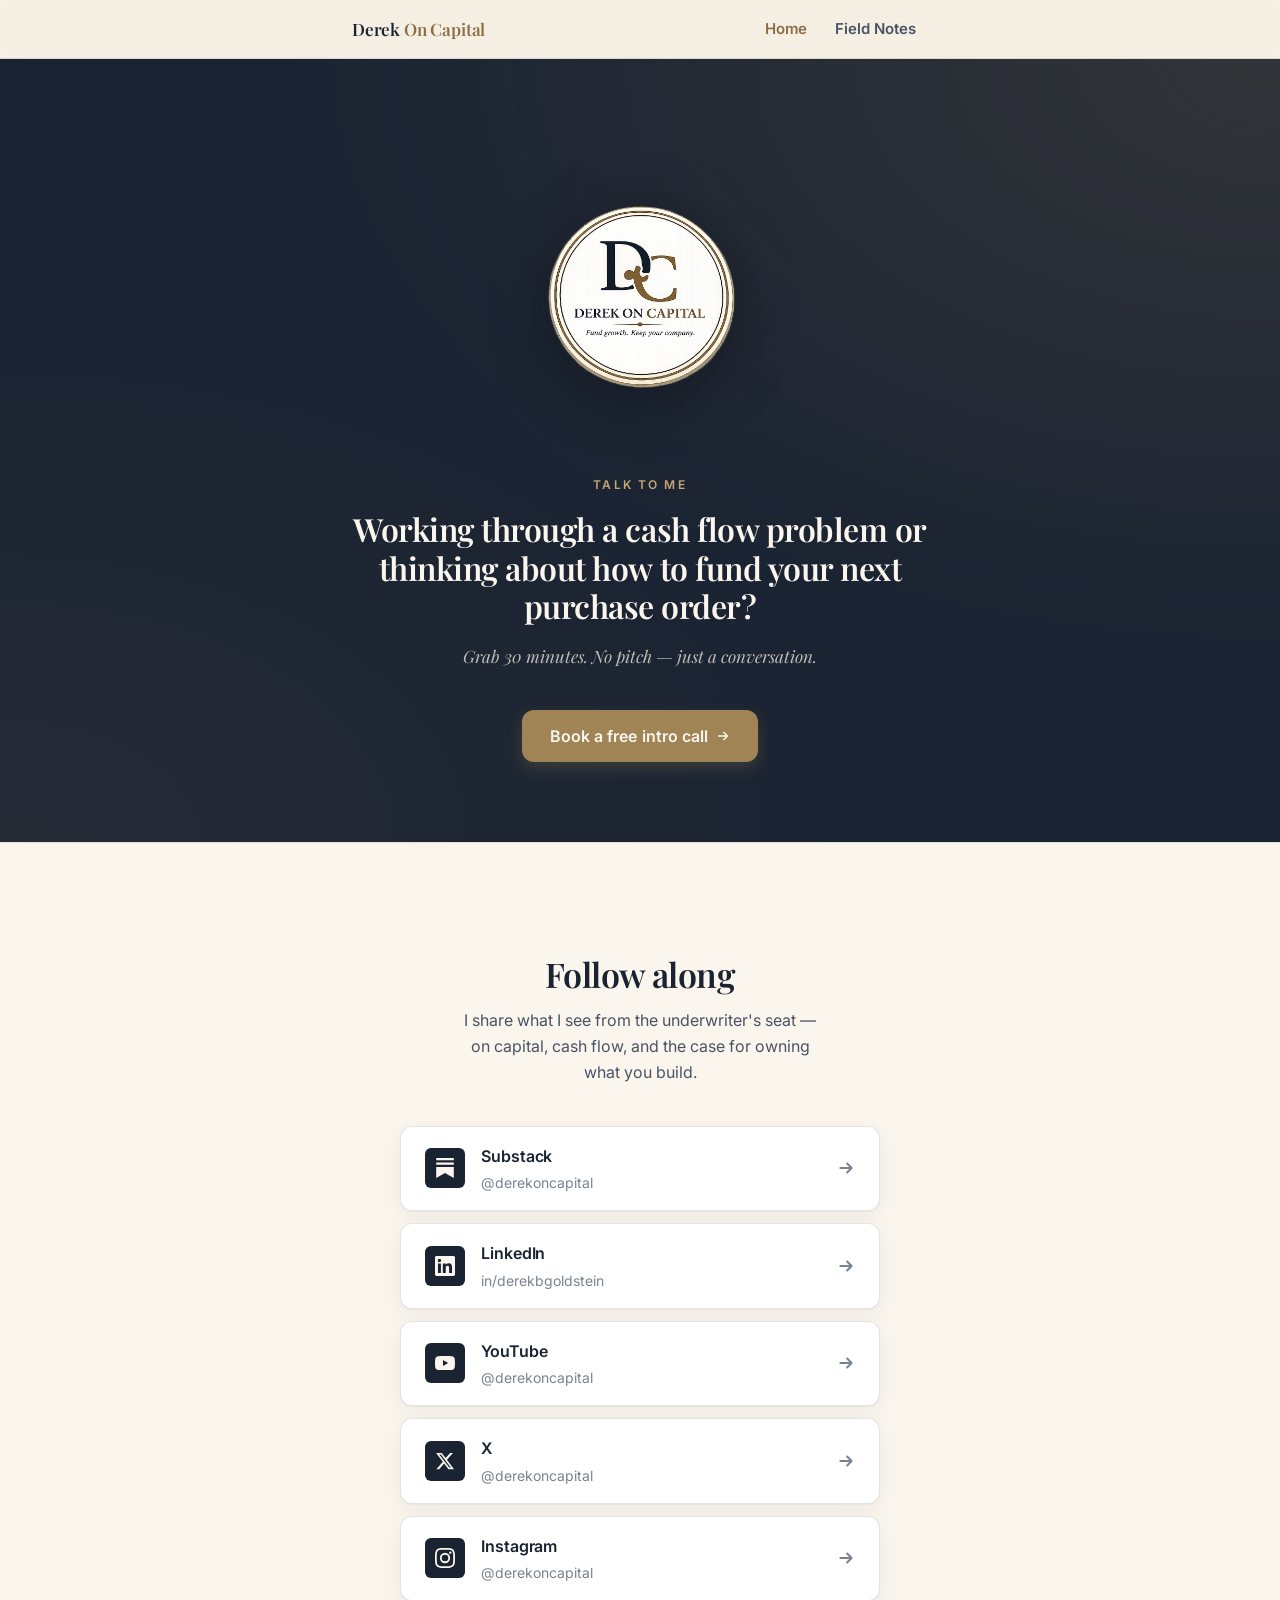
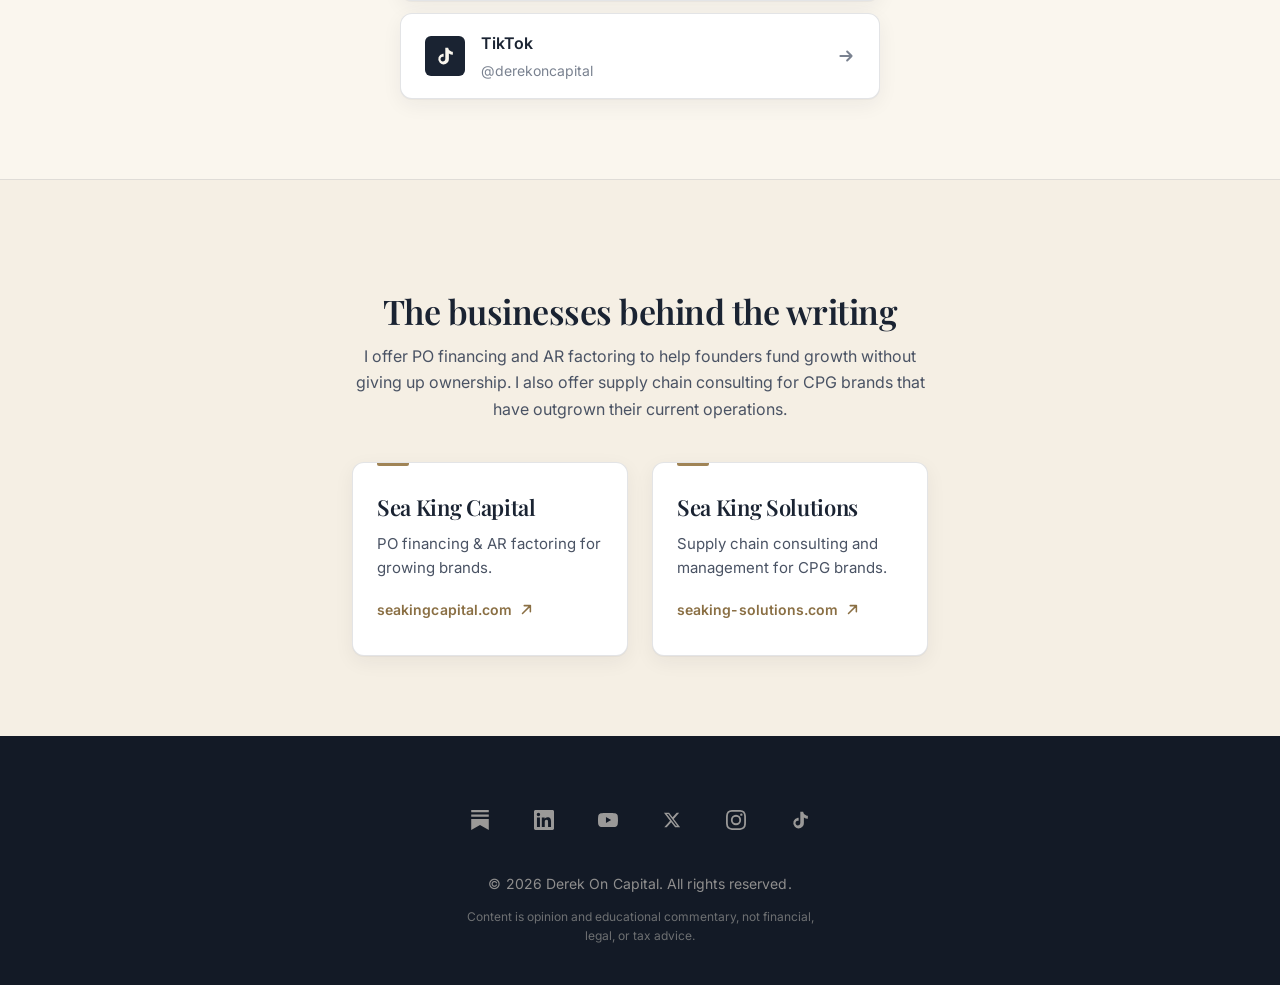
<file: index.html>
<!DOCTYPE html>
<html lang="en">
<head>
  <meta charset="UTF-8">
  <meta name="viewport" content="width=device-width, initial-scale=1.0">
  <title>Derek On Capital — Fund growth. Keep your company.</title>
  <meta name="description" content="Field notes from the underwriter's seat. Helping founders fund growth without giving up ownership.">
  <meta name="author" content="Derek On Capital">
  <meta name="theme-color" content="#1a2332">

  <link rel="canonical" href="https://derekoncapital.com/">
  <link rel="alternate" type="application/rss+xml" title="Derek On Capital on Substack" href="https://derekoncapital.substack.com/feed">

  <!-- Open Graph -->
  <meta property="og:title" content="Derek On Capital — Fund growth. Keep your company.">
  <meta property="og:description" content="Field notes from the underwriter's seat. Helping founders fund growth without giving up ownership.">
  <meta property="og:type" content="website">
  <meta property="og:url" content="https://derekoncapital.com/">
  <meta property="og:image" content="https://derekoncapital.com/logo.png">
  <meta property="og:site_name" content="Derek On Capital">

  <!-- Twitter / X -->
  <meta name="twitter:card" content="summary_large_image">
  <meta name="twitter:title" content="Derek On Capital — Fund growth. Keep your company.">
  <meta name="twitter:description" content="Field notes from the underwriter's seat.">
  <meta name="twitter:image" content="https://derekoncapital.com/logo.png">
  <meta name="twitter:site" content="@derekoncapital">

  <link rel="icon" type="image/png" href="favicon.png">
  <link rel="apple-touch-icon" href="favicon.png">

  <link rel="preconnect" href="https://fonts.googleapis.com">
  <link rel="preconnect" href="https://fonts.gstatic.com" crossorigin>
  <link href="https://fonts.googleapis.com/css2?family=Playfair+Display:ital,wght@0,400;0,500;0,600;0,700;1,400&family=Inter:wght@400;500;600;700&display=swap" rel="stylesheet">

  <link rel="stylesheet" href="styles.css">

  <!-- Structured data: who Derek is + what this site is (helps Google's knowledge graph) -->
  <script type="application/ld+json">
  {
    "@context": "https://schema.org",
    "@graph": [
      {
        "@type": "WebSite",
        "@id": "https://derekoncapital.com/#website",
        "url": "https://derekoncapital.com/",
        "name": "Derek On Capital",
        "description": "Field notes from the underwriter's seat. Helping founders fund growth without giving up ownership.",
        "inLanguage": "en",
        "publisher": { "@id": "https://derekoncapital.com/#person" }
      },
      {
        "@type": "Person",
        "@id": "https://derekoncapital.com/#person",
        "name": "Derek Goldstein",
        "url": "https://derekoncapital.com/",
        "jobTitle": "Underwriter & Founder",
        "description": "Helping founders fund growth without giving up ownership.",
        "worksFor": [
          { "@type": "Organization", "name": "Sea King Capital", "url": "https://seakingcapital.com" },
          { "@type": "Organization", "name": "Sea King Solutions", "url": "https://seaking-solutions.com" }
        ],
        "sameAs": [
          "https://derekoncapital.substack.com",
          "https://www.linkedin.com/in/derekbgoldstein",
          "https://www.youtube.com/@derekoncapital",
          "https://x.com/derekoncapital",
          "https://www.instagram.com/derekoncapital",
          "https://www.tiktok.com/@derekoncapital"
        ]
      }
    ]
  }
  </script>

  <!-- ANALYTICS PLACEHOLDER — drop GA / Plausible snippet here when ready -->
</head>
<body>
  <a href="#main-content" class="skip-link">Skip to main content</a>

  <!-- ─────────── HEADER / NAV ─────────── -->
  <header class="site-header">
    <div class="container header-inner">
      <a href="/" class="brand" aria-label="Derek On Capital — home">Derek <span>On Capital</span></a>
      <nav class="site-nav" aria-label="Primary">
        <a href="/" class="nav-link" aria-current="page">Home</a>
        <a href="/blog/" class="nav-link">Field Notes</a>
      </nav>
    </div>
  </header>

  <main id="main-content">

    <!-- ─────────── BOOK A CALL CTA (now first section) ─────────── -->
    <section class="cta cta-hero" aria-label="Book a call">
      <div class="container cta-inner">
        <img src="logo.png" alt="Derek On Capital" class="cta-logo" width="200" height="200">
        <span class="cta-eyebrow">Talk to me</span>
        <h2 class="cta-title">Working through a cash flow problem or thinking about how to fund your next purchase order?</h2>
        <p class="cta-sub">Grab 30 minutes. No pitch — just a conversation.</p>
        <a href="https://calendly.com/derek-seakingcapital/intro-call" target="_blank" rel="noopener noreferrer" class="btn btn-primary btn-lg">
          Book a free intro call
          <svg width="14" height="14" viewBox="0 0 16 16" fill="none" aria-hidden="true"><path d="M3 8h10M9 4l4 4-4 4" stroke="currentColor" stroke-width="1.75" stroke-linecap="round" stroke-linejoin="round"/></svg>
        </a>
      </div>
    </section>

    <!-- ─────────── FOLLOW / LINKTREE ─────────── -->
    <section class="links" aria-label="Follow Derek On Capital">
      <div class="container">
        <h2 class="section-title">Follow along</h2>
        <p class="section-desc">I share what I see from the underwriter's seat — on capital, cash flow, and the case for owning what you build.</p>

        <ul class="link-stack" role="list">
          <li>
            <a href="https://derekoncapital.substack.com/" target="_blank" rel="noopener noreferrer" class="link-card" aria-label="Substack — derekoncapital">
              <span class="link-icon" aria-hidden="true">
                <svg viewBox="0 0 24 24" fill="currentColor"><path d="M22.539 8.242H1.46V5.406h21.08v2.836zM1.46 10.812V24L12 18.11 22.54 24V10.812H1.46zM22.54 0H1.46v2.836h21.08V0z"/></svg>
              </span>
              <span class="link-text">
                <span class="link-name">Substack</span>
                <span class="link-handle">@derekoncapital</span>
              </span>
              <span class="link-arrow" aria-hidden="true">
                <svg viewBox="0 0 16 16" fill="none"><path d="M3 8h10M9 4l4 4-4 4" stroke="currentColor" stroke-width="1.75" stroke-linecap="round" stroke-linejoin="round"/></svg>
              </span>
            </a>
          </li>

          <li>
            <a href="https://www.linkedin.com/in/derekbgoldstein" target="_blank" rel="noopener noreferrer" class="link-card" aria-label="LinkedIn — derekbgoldstein">
              <span class="link-icon" aria-hidden="true">
                <svg viewBox="0 0 24 24" fill="currentColor"><path d="M20.447 20.452h-3.554v-5.569c0-1.328-.027-3.037-1.852-3.037-1.853 0-2.136 1.445-2.136 2.939v5.667H9.351V9h3.414v1.561h.046c.477-.9 1.637-1.85 3.37-1.85 3.601 0 4.267 2.37 4.267 5.455v6.286zM5.337 7.433a2.062 2.062 0 01-2.063-2.065 2.063 2.063 0 112.063 2.065zm1.782 13.019H3.555V9h3.564v11.452zM22.225 0H1.771C.792 0 0 .774 0 1.729v20.542C0 23.227.792 24 1.771 24h20.451C23.2 24 24 23.227 24 22.271V1.729C24 .774 23.2 0 22.222 0h.003z"/></svg>
              </span>
              <span class="link-text">
                <span class="link-name">LinkedIn</span>
                <span class="link-handle">in/derekbgoldstein</span>
              </span>
              <span class="link-arrow" aria-hidden="true">
                <svg viewBox="0 0 16 16" fill="none"><path d="M3 8h10M9 4l4 4-4 4" stroke="currentColor" stroke-width="1.75" stroke-linecap="round" stroke-linejoin="round"/></svg>
              </span>
            </a>
          </li>

          <li>
            <a href="https://m.youtube.com/@derekoncapital" target="_blank" rel="noopener noreferrer" class="link-card" aria-label="YouTube — derekoncapital">
              <span class="link-icon" aria-hidden="true">
                <svg viewBox="0 0 24 24" fill="currentColor"><path d="M23.498 6.186a3.016 3.016 0 00-2.122-2.136C19.505 3.545 12 3.545 12 3.545s-7.505 0-9.377.505A3.017 3.017 0 00.502 6.186C0 8.07 0 12 0 12s0 3.93.502 5.814a3.016 3.016 0 002.122 2.136c1.871.505 9.376.505 9.376.505s7.505 0 9.377-.505a3.015 3.015 0 002.122-2.136C24 15.93 24 12 24 12s0-3.93-.502-5.814zM9.545 15.568V8.432L15.818 12l-6.273 3.568z"/></svg>
              </span>
              <span class="link-text">
                <span class="link-name">YouTube</span>
                <span class="link-handle">@derekoncapital</span>
              </span>
              <span class="link-arrow" aria-hidden="true">
                <svg viewBox="0 0 16 16" fill="none"><path d="M3 8h10M9 4l4 4-4 4" stroke="currentColor" stroke-width="1.75" stroke-linecap="round" stroke-linejoin="round"/></svg>
              </span>
            </a>
          </li>

          <li>
            <a href="https://x.com/derekoncapital" target="_blank" rel="noopener noreferrer" class="link-card" aria-label="X — derekoncapital">
              <span class="link-icon" aria-hidden="true">
                <svg viewBox="0 0 24 24" fill="currentColor"><path d="M18.244 2.25h3.308l-7.227 8.26 8.502 11.24H16.17l-5.214-6.817L4.99 21.75H1.68l7.73-8.835L1.254 2.25H8.08l4.713 6.231 5.45-6.231zm-1.161 17.52h1.833L7.084 4.126H5.117l11.966 15.644z"/></svg>
              </span>
              <span class="link-text">
                <span class="link-name">X</span>
                <span class="link-handle">@derekoncapital</span>
              </span>
              <span class="link-arrow" aria-hidden="true">
                <svg viewBox="0 0 16 16" fill="none"><path d="M3 8h10M9 4l4 4-4 4" stroke="currentColor" stroke-width="1.75" stroke-linecap="round" stroke-linejoin="round"/></svg>
              </span>
            </a>
          </li>

          <li>
            <a href="https://www.instagram.com/derekoncapital" target="_blank" rel="noopener noreferrer" class="link-card" aria-label="Instagram — derekoncapital">
              <span class="link-icon" aria-hidden="true">
                <svg viewBox="0 0 24 24" fill="currentColor"><path d="M12 2.163c3.204 0 3.584.012 4.85.07 3.252.148 4.771 1.691 4.919 4.919.058 1.265.069 1.645.069 4.849 0 3.205-.012 3.584-.069 4.849-.149 3.225-1.664 4.771-4.919 4.919-1.266.058-1.644.07-4.85.07-3.204 0-3.584-.012-4.849-.07-3.26-.149-4.771-1.699-4.919-4.92-.058-1.265-.07-1.644-.07-4.849 0-3.204.013-3.583.07-4.849.149-3.227 1.664-4.771 4.919-4.919 1.266-.057 1.645-.069 4.849-.069zM12 0C8.741 0 8.333.014 7.053.072 2.695.272.273 2.69.073 7.052.014 8.333 0 8.741 0 12c0 3.259.014 3.668.072 4.948.2 4.358 2.618 6.78 6.98 6.98C8.333 23.986 8.741 24 12 24c3.259 0 3.668-.014 4.948-.072 4.354-.2 6.782-2.618 6.979-6.98.059-1.28.073-1.689.073-4.948 0-3.259-.014-3.667-.072-4.947-.196-4.354-2.617-6.78-6.979-6.98C15.668.014 15.259 0 12 0zm0 5.838a6.162 6.162 0 100 12.324 6.162 6.162 0 000-12.324zM12 16a4 4 0 110-8 4 4 0 010 8zm6.406-11.845a1.44 1.44 0 100 2.881 1.44 1.44 0 000-2.881z"/></svg>
              </span>
              <span class="link-text">
                <span class="link-name">Instagram</span>
                <span class="link-handle">@derekoncapital</span>
              </span>
              <span class="link-arrow" aria-hidden="true">
                <svg viewBox="0 0 16 16" fill="none"><path d="M3 8h10M9 4l4 4-4 4" stroke="currentColor" stroke-width="1.75" stroke-linecap="round" stroke-linejoin="round"/></svg>
              </span>
            </a>
          </li>

          <li>
            <a href="https://www.tiktok.com/@derekoncapital" target="_blank" rel="noopener noreferrer" class="link-card" aria-label="TikTok — derekoncapital">
              <span class="link-icon" aria-hidden="true">
                <svg viewBox="0 0 24 24" fill="currentColor"><path d="M19.59 6.69a4.83 4.83 0 01-3.77-4.25V2h-3.45v13.67a2.89 2.89 0 01-5.2 1.74 2.89 2.89 0 012.31-4.64 2.93 2.93 0 01.88.13V9.4a6.84 6.84 0 00-1-.05A6.33 6.33 0 005.8 20.1a6.34 6.34 0 0010.86-4.43V8.86a8.16 8.16 0 004.77 1.52v-3.4a4.85 4.85 0 01-1.84-.29z"/></svg>
              </span>
              <span class="link-text">
                <span class="link-name">TikTok</span>
                <span class="link-handle">@derekoncapital</span>
              </span>
              <span class="link-arrow" aria-hidden="true">
                <svg viewBox="0 0 16 16" fill="none"><path d="M3 8h10M9 4l4 4-4 4" stroke="currentColor" stroke-width="1.75" stroke-linecap="round" stroke-linejoin="round"/></svg>
              </span>
            </a>
          </li>
        </ul>
      </div>
    </section>

    <!-- ─────────── BUSINESSES ─────────── -->
    <section class="businesses" aria-label="Businesses">
      <div class="container">
        <h2 class="section-title">The businesses behind the writing</h2>
        <p class="section-desc">I offer PO financing and AR factoring to help founders fund growth without giving up ownership. I also offer supply chain consulting for CPG brands that have outgrown their current operations.</p>

        <div class="biz-grid">
          <a href="https://seakingcapital.com" target="_blank" rel="noopener noreferrer" class="biz-card">
            <h3 class="biz-name">Sea King Capital</h3>
            <p class="biz-desc">PO financing &amp; AR factoring for growing brands.</p>
            <span class="biz-link">seakingcapital.com
              <svg width="14" height="14" viewBox="0 0 16 16" fill="none" aria-hidden="true"><path d="M6 3h7v7M13 3L4 12" stroke="currentColor" stroke-width="1.75" stroke-linecap="round" stroke-linejoin="round"/></svg>
            </span>
          </a>

          <a href="https://seaking-solutions.com" target="_blank" rel="noopener noreferrer" class="biz-card">
            <h3 class="biz-name">Sea King Solutions</h3>
            <p class="biz-desc">Supply chain consulting and management for CPG brands.</p>
            <span class="biz-link">seaking-solutions.com
              <svg width="14" height="14" viewBox="0 0 16 16" fill="none" aria-hidden="true"><path d="M6 3h7v7M13 3L4 12" stroke="currentColor" stroke-width="1.75" stroke-linecap="round" stroke-linejoin="round"/></svg>
            </span>
          </a>
        </div>
      </div>
    </section>

  </main>

  <!-- ─────────── FOOTER ─────────── -->
  <footer class="site-footer">
    <div class="container footer-inner">
      <ul class="footer-socials" role="list" aria-label="Social channels">
        <li><a href="https://derekoncapital.substack.com/" target="_blank" rel="noopener noreferrer" aria-label="Substack"><svg viewBox="0 0 24 24" fill="currentColor" width="20" height="20"><path d="M22.539 8.242H1.46V5.406h21.08v2.836zM1.46 10.812V24L12 18.11 22.54 24V10.812H1.46zM22.54 0H1.46v2.836h21.08V0z"/></svg></a></li>
        <li><a href="https://www.linkedin.com/in/derekbgoldstein" target="_blank" rel="noopener noreferrer" aria-label="LinkedIn"><svg viewBox="0 0 24 24" fill="currentColor" width="20" height="20"><path d="M20.447 20.452h-3.554v-5.569c0-1.328-.027-3.037-1.852-3.037-1.853 0-2.136 1.445-2.136 2.939v5.667H9.351V9h3.414v1.561h.046c.477-.9 1.637-1.85 3.37-1.85 3.601 0 4.267 2.37 4.267 5.455v6.286zM5.337 7.433a2.062 2.062 0 01-2.063-2.065 2.063 2.063 0 112.063 2.065zm1.782 13.019H3.555V9h3.564v11.452zM22.225 0H1.771C.792 0 0 .774 0 1.729v20.542C0 23.227.792 24 1.771 24h20.451C23.2 24 24 23.227 24 22.271V1.729C24 .774 23.2 0 22.222 0h.003z"/></svg></a></li>
        <li><a href="https://m.youtube.com/@derekoncapital" target="_blank" rel="noopener noreferrer" aria-label="YouTube"><svg viewBox="0 0 24 24" fill="currentColor" width="20" height="20"><path d="M23.498 6.186a3.016 3.016 0 00-2.122-2.136C19.505 3.545 12 3.545 12 3.545s-7.505 0-9.377.505A3.017 3.017 0 00.502 6.186C0 8.07 0 12 0 12s0 3.93.502 5.814a3.016 3.016 0 002.122 2.136c1.871.505 9.376.505 9.376.505s7.505 0 9.377-.505a3.015 3.015 0 002.122-2.136C24 15.93 24 12 24 12s0-3.93-.502-5.814zM9.545 15.568V8.432L15.818 12l-6.273 3.568z"/></svg></a></li>
        <li><a href="https://x.com/derekoncapital" target="_blank" rel="noopener noreferrer" aria-label="X"><svg viewBox="0 0 24 24" fill="currentColor" width="18" height="18"><path d="M18.244 2.25h3.308l-7.227 8.26 8.502 11.24H16.17l-5.214-6.817L4.99 21.75H1.68l7.73-8.835L1.254 2.25H8.08l4.713 6.231 5.45-6.231zm-1.161 17.52h1.833L7.084 4.126H5.117l11.966 15.644z"/></svg></a></li>
        <li><a href="https://www.instagram.com/derekoncapital" target="_blank" rel="noopener noreferrer" aria-label="Instagram"><svg viewBox="0 0 24 24" fill="currentColor" width="20" height="20"><path d="M12 2.163c3.204 0 3.584.012 4.85.07 3.252.148 4.771 1.691 4.919 4.919.058 1.265.069 1.645.069 4.849 0 3.205-.012 3.584-.069 4.849-.149 3.225-1.664 4.771-4.919 4.919-1.266.058-1.644.07-4.85.07-3.204 0-3.584-.012-4.849-.07-3.26-.149-4.771-1.699-4.919-4.92-.058-1.265-.07-1.644-.07-4.849 0-3.204.013-3.583.07-4.849.149-3.227 1.664-4.771 4.919-4.919 1.266-.057 1.645-.069 4.849-.069zM12 0C8.741 0 8.333.014 7.053.072 2.695.272.273 2.69.073 7.052.014 8.333 0 8.741 0 12c0 3.259.014 3.668.072 4.948.2 4.358 2.618 6.78 6.98 6.98C8.333 23.986 8.741 24 12 24c3.259 0 3.668-.014 4.948-.072 4.354-.2 6.782-2.618 6.979-6.98.059-1.28.073-1.689.073-4.948 0-3.259-.014-3.667-.072-4.947-.196-4.354-2.617-6.78-6.979-6.98C15.668.014 15.259 0 12 0zm0 5.838a6.162 6.162 0 100 12.324 6.162 6.162 0 000-12.324zM12 16a4 4 0 110-8 4 4 0 010 8zm6.406-11.845a1.44 1.44 0 100 2.881 1.44 1.44 0 000-2.881z"/></svg></a></li>
        <li><a href="https://www.tiktok.com/@derekoncapital" target="_blank" rel="noopener noreferrer" aria-label="TikTok"><svg viewBox="0 0 24 24" fill="currentColor" width="20" height="20"><path d="M19.59 6.69a4.83 4.83 0 01-3.77-4.25V2h-3.45v13.67a2.89 2.89 0 01-5.2 1.74 2.89 2.89 0 012.31-4.64 2.93 2.93 0 01.88.13V9.4a6.84 6.84 0 00-1-.05A6.33 6.33 0 005.8 20.1a6.34 6.34 0 0010.86-4.43V8.86a8.16 8.16 0 004.77 1.52v-3.4a4.85 4.85 0 01-1.84-.29z"/></svg></a></li>
      </ul>

      <p class="footer-copy">&copy; <span id="footer-year">2026</span> Derek On Capital. All rights reserved.</p>
      <p class="footer-disclaimer">Content is opinion and educational commentary, not financial, legal, or tax advice.</p>
    </div>
  </footer>

  <script src="script.js"></script>
</body>
</html>
</file>
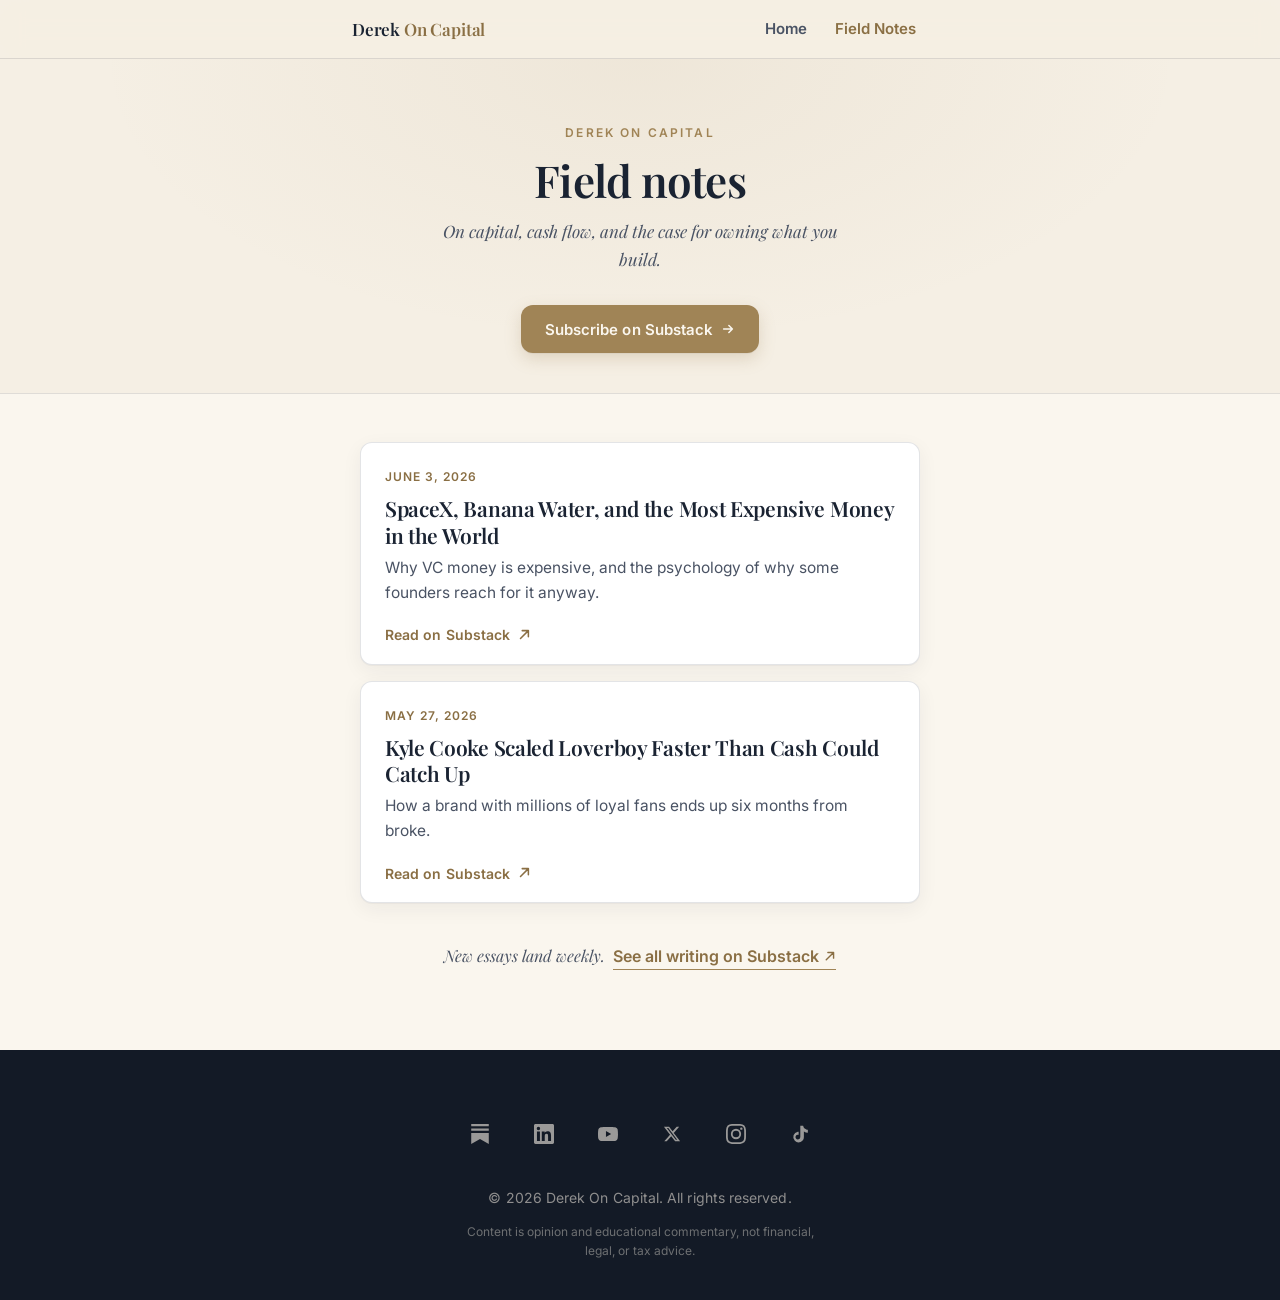
<file: blog/index.html>
<!DOCTYPE html>
<html lang="en">
<head>
  <meta charset="UTF-8">
  <meta name="viewport" content="width=device-width, initial-scale=1.0">
  <title>Blog — Derek On Capital | Field notes on capital &amp; cash flow</title>
  <meta name="description" content="Weekly field notes on the money side of growing a business — capital, cash flow, and the case for owning what you build. By Derek Goldstein.">
  <meta name="author" content="Derek Goldstein">
  <meta name="theme-color" content="#1a2332">

  <link rel="canonical" href="https://derekoncapital.com/blog/">
  <link rel="alternate" type="application/rss+xml" title="Derek On Capital on Substack" href="https://derekoncapital.substack.com/feed">

  <!-- Open Graph -->
  <meta property="og:title" content="Blog — Derek On Capital">
  <meta property="og:description" content="Weekly field notes on the money side of growing a business — capital, cash flow, and the case for owning what you build.">
  <meta property="og:type" content="website">
  <meta property="og:url" content="https://derekoncapital.com/blog/">
  <meta property="og:image" content="https://derekoncapital.com/logo.png">
  <meta property="og:site_name" content="Derek On Capital">

  <!-- Twitter / X -->
  <meta name="twitter:card" content="summary_large_image">
  <meta name="twitter:title" content="Blog — Derek On Capital">
  <meta name="twitter:description" content="Weekly field notes on the money side of growing a business.">
  <meta name="twitter:image" content="https://derekoncapital.com/logo.png">
  <meta name="twitter:site" content="@derekoncapital">

  <link rel="icon" type="image/png" href="/favicon.png">
  <link rel="apple-touch-icon" href="/favicon.png">

  <link rel="preconnect" href="https://fonts.googleapis.com">
  <link rel="preconnect" href="https://fonts.gstatic.com" crossorigin>
  <link href="https://fonts.googleapis.com/css2?family=Playfair+Display:ital,wght@0,400;0,500;0,600;0,700;1,400&family=Inter:wght@400;500;600;700&display=swap" rel="stylesheet">

  <link rel="stylesheet" href="/styles.css">

  <!-- Structured data: this is a blog, here are its posts -->
  <script type="application/ld+json">
  {
    "@context": "https://schema.org",
    "@type": "Blog",
    "@id": "https://derekoncapital.com/blog/#blog",
    "url": "https://derekoncapital.com/blog/",
    "name": "Derek On Capital — Field Notes",
    "description": "Weekly field notes on the money side of growing a business — capital, cash flow, and the case for owning what you build.",
    "inLanguage": "en",
    "author": {
      "@type": "Person",
      "name": "Derek Goldstein",
      "url": "https://derekoncapital.com/"
    },
    "blogPost": [
      {
        "@type": "BlogPosting",
        "headline": "SpaceX, Banana Water, and the Most Expensive Money in the World",
        "url": "https://derekoncapital.substack.com/p/spacex-banana-water-and-the-most",
        "mainEntityOfPage": "https://derekoncapital.substack.com/p/spacex-banana-water-and-the-most",
        "datePublished": "2026-06-03",
        "description": "Why VC money is expensive, and the psychology of why some founders reach for it anyway.",
        "author": { "@type": "Person", "name": "Derek Goldstein" }
      },
      {
        "@type": "BlogPosting",
        "headline": "Kyle Cooke Scaled Loverboy Faster Than Cash Could Catch Up",
        "url": "https://derekoncapital.substack.com/p/kyle-cooke-scaled-loverboy-faster",
        "mainEntityOfPage": "https://derekoncapital.substack.com/p/kyle-cooke-scaled-loverboy-faster",
        "datePublished": "2026-05-27",
        "description": "How a brand with millions of loyal fans ends up six months from broke.",
        "author": { "@type": "Person", "name": "Derek Goldstein" }
      }
    ]
  }
  </script>

  <!-- ANALYTICS PLACEHOLDER — drop GA / Plausible snippet here when ready -->
</head>
<body>
  <a href="#main-content" class="skip-link">Skip to main content</a>

  <!-- ─────────── HEADER / NAV ─────────── -->
  <header class="site-header">
    <div class="container header-inner">
      <a href="/" class="brand" aria-label="Derek On Capital — home">Derek <span>On Capital</span></a>
      <nav class="site-nav" aria-label="Primary">
        <a href="/" class="nav-link">Home</a>
        <a href="/blog/" class="nav-link" aria-current="page">Field Notes</a>
      </nav>
    </div>
  </header>

  <main id="main-content">

    <!-- ─────────── BLOG HERO ─────────── -->
    <section class="blog-hero" aria-label="Blog">
      <div class="container blog-hero-inner">
        <p class="hero-eyebrow">Derek On Capital</p>
        <h1 class="blog-title">Field notes</h1>
        <p class="blog-sub"><em>On capital, cash flow, and the case for owning what you build.</em></p>
        <a href="https://derekoncapital.substack.com/subscribe" target="_blank" rel="noopener noreferrer" class="btn btn-primary blog-subscribe">
          Subscribe on Substack
          <svg width="14" height="14" viewBox="0 0 16 16" fill="none" aria-hidden="true"><path d="M3 8h10M9 4l4 4-4 4" stroke="currentColor" stroke-width="1.75" stroke-linecap="round" stroke-linejoin="round"/></svg>
        </a>
      </div>
    </section>

    <!-- ─────────── POSTS ─────────── -->
    <!--
      Each post is one <li>. To add a new article: copy a block, swap
      the href, the <time> (datetime + visible date), the <h2> title,
      and the excerpt. Newest goes at the top. Then add the same post
      to the JSON-LD "blogPost" array in <head> and bump sitemap.xml's
      <lastmod> for /blog/.
    -->
    <section class="posts" aria-label="Articles">
      <div class="container">
        <ul class="post-list" role="list">

          <li>
            <article class="post-card">
              <a href="https://derekoncapital.substack.com/p/spacex-banana-water-and-the-most" target="_blank" rel="noopener noreferrer" class="post-card-link" aria-label="Read &quot;SpaceX, Banana Water, and the Most Expensive Money in the World&quot; on Substack">
                <time class="post-date" datetime="2026-06-03">June 3, 2026</time>
                <h2 class="post-title">SpaceX, Banana Water, and the Most Expensive Money in the World</h2>
                <p class="post-excerpt">Why VC money is expensive, and the psychology of why some founders reach for it anyway.</p>
                <span class="post-readmore">Read on Substack
                  <svg width="14" height="14" viewBox="0 0 16 16" fill="none" aria-hidden="true"><path d="M6 3h7v7M13 3L4 12" stroke="currentColor" stroke-width="1.75" stroke-linecap="round" stroke-linejoin="round"/></svg>
                </span>
              </a>
            </article>
          </li>

          <li>
            <article class="post-card">
              <a href="https://derekoncapital.substack.com/p/kyle-cooke-scaled-loverboy-faster" target="_blank" rel="noopener noreferrer" class="post-card-link" aria-label="Read &quot;Kyle Cooke Scaled Loverboy Faster Than Cash Could Catch Up&quot; on Substack">
                <time class="post-date" datetime="2026-05-27">May 27, 2026</time>
                <h2 class="post-title">Kyle Cooke Scaled Loverboy Faster Than Cash Could Catch Up</h2>
                <p class="post-excerpt">How a brand with millions of loyal fans ends up six months from broke.</p>
                <span class="post-readmore">Read on Substack
                  <svg width="14" height="14" viewBox="0 0 16 16" fill="none" aria-hidden="true"><path d="M6 3h7v7M13 3L4 12" stroke="currentColor" stroke-width="1.75" stroke-linecap="round" stroke-linejoin="round"/></svg>
                </span>
              </a>
            </article>
          </li>

        </ul>

        <p class="posts-foot">
          New essays land weekly.
          <a href="https://derekoncapital.substack.com" target="_blank" rel="noopener noreferrer">See all writing on Substack
            <svg width="13" height="13" viewBox="0 0 16 16" fill="none" aria-hidden="true"><path d="M6 3h7v7M13 3L4 12" stroke="currentColor" stroke-width="1.75" stroke-linecap="round" stroke-linejoin="round"/></svg>
          </a>
        </p>
      </div>
    </section>

  </main>

  <!-- ─────────── FOOTER ─────────── -->
  <footer class="site-footer">
    <div class="container footer-inner">
      <ul class="footer-socials" role="list" aria-label="Social channels">
        <li><a href="https://derekoncapital.substack.com/" target="_blank" rel="noopener noreferrer" aria-label="Substack"><svg viewBox="0 0 24 24" fill="currentColor" width="20" height="20"><path d="M22.539 8.242H1.46V5.406h21.08v2.836zM1.46 10.812V24L12 18.11 22.54 24V10.812H1.46zM22.54 0H1.46v2.836h21.08V0z"/></svg></a></li>
        <li><a href="https://www.linkedin.com/in/derekbgoldstein" target="_blank" rel="noopener noreferrer" aria-label="LinkedIn"><svg viewBox="0 0 24 24" fill="currentColor" width="20" height="20"><path d="M20.447 20.452h-3.554v-5.569c0-1.328-.027-3.037-1.852-3.037-1.853 0-2.136 1.445-2.136 2.939v5.667H9.351V9h3.414v1.561h.046c.477-.9 1.637-1.85 3.37-1.85 3.601 0 4.267 2.37 4.267 5.455v6.286zM5.337 7.433a2.062 2.062 0 01-2.063-2.065 2.063 2.063 0 112.063 2.065zm1.782 13.019H3.555V9h3.564v11.452zM22.225 0H1.771C.792 0 0 .774 0 1.729v20.542C0 23.227.792 24 1.771 24h20.451C23.2 24 24 23.227 24 22.271V1.729C24 .774 23.2 0 22.222 0h.003z"/></svg></a></li>
        <li><a href="https://m.youtube.com/@derekoncapital" target="_blank" rel="noopener noreferrer" aria-label="YouTube"><svg viewBox="0 0 24 24" fill="currentColor" width="20" height="20"><path d="M23.498 6.186a3.016 3.016 0 00-2.122-2.136C19.505 3.545 12 3.545 12 3.545s-7.505 0-9.377.505A3.017 3.017 0 00.502 6.186C0 8.07 0 12 0 12s0 3.93.502 5.814a3.016 3.016 0 002.122 2.136c1.871.505 9.376.505 9.376.505s7.505 0 9.377-.505a3.015 3.015 0 002.122-2.136C24 15.93 24 12 24 12s0-3.93-.502-5.814zM9.545 15.568V8.432L15.818 12l-6.273 3.568z"/></svg></a></li>
        <li><a href="https://x.com/derekoncapital" target="_blank" rel="noopener noreferrer" aria-label="X"><svg viewBox="0 0 24 24" fill="currentColor" width="18" height="18"><path d="M18.244 2.25h3.308l-7.227 8.26 8.502 11.24H16.17l-5.214-6.817L4.99 21.75H1.68l7.73-8.835L1.254 2.25H8.08l4.713 6.231 5.45-6.231zm-1.161 17.52h1.833L7.084 4.126H5.117l11.966 15.644z"/></svg></a></li>
        <li><a href="https://www.instagram.com/derekoncapital" target="_blank" rel="noopener noreferrer" aria-label="Instagram"><svg viewBox="0 0 24 24" fill="currentColor" width="20" height="20"><path d="M12 2.163c3.204 0 3.584.012 4.85.07 3.252.148 4.771 1.691 4.919 4.919.058 1.265.069 1.645.069 4.849 0 3.205-.012 3.584-.069 4.849-.149 3.225-1.664 4.771-4.919 4.919-1.266.058-1.644.07-4.85.07-3.204 0-3.584-.012-4.849-.07-3.26-.149-4.771-1.699-4.919-4.92-.058-1.265-.07-1.644-.07-4.849 0-3.204.013-3.583.07-4.849.149-3.227 1.664-4.771 4.919-4.919 1.266-.057 1.645-.069 4.849-.069zM12 0C8.741 0 8.333.014 7.053.072 2.695.272.273 2.69.073 7.052.014 8.333 0 8.741 0 12c0 3.259.014 3.668.072 4.948.2 4.358 2.618 6.78 6.98 6.98C8.333 23.986 8.741 24 12 24c3.259 0 3.668-.014 4.948-.072 4.354-.2 6.782-2.618 6.979-6.98.059-1.28.073-1.689.073-4.948 0-3.259-.014-3.667-.072-4.947-.196-4.354-2.617-6.78-6.979-6.98C15.668.014 15.259 0 12 0zm0 5.838a6.162 6.162 0 100 12.324 6.162 6.162 0 000-12.324zM12 16a4 4 0 110-8 4 4 0 010 8zm6.406-11.845a1.44 1.44 0 100 2.881 1.44 1.44 0 000-2.881z"/></svg></a></li>
        <li><a href="https://www.tiktok.com/@derekoncapital" target="_blank" rel="noopener noreferrer" aria-label="TikTok"><svg viewBox="0 0 24 24" fill="currentColor" width="20" height="20"><path d="M19.59 6.69a4.83 4.83 0 01-3.77-4.25V2h-3.45v13.67a2.89 2.89 0 01-5.2 1.74 2.89 2.89 0 012.31-4.64 2.93 2.93 0 01.88.13V9.4a6.84 6.84 0 00-1-.05A6.33 6.33 0 005.8 20.1a6.34 6.34 0 0010.86-4.43V8.86a8.16 8.16 0 004.77 1.52v-3.4a4.85 4.85 0 01-1.84-.29z"/></svg></a></li>
      </ul>

      <p class="footer-copy">&copy; <span id="footer-year">2026</span> Derek On Capital. All rights reserved.</p>
      <p class="footer-disclaimer">Content is opinion and educational commentary, not financial, legal, or tax advice.</p>
    </div>
  </footer>

  <script src="/script.js"></script>
</body>
</html>
</file>
<file: styles.css>
/* ═══════════════════════════════════════════════════════════════
   DEREK ON CAPITAL — Styles
   Mobile-first. Designed at 375px, scales up.
   ═══════════════════════════════════════════════════════════════ */

:root {
  /* Brand palette — sampled from logo */
  --navy: #1a2332;
  --navy-deep: #131a26;
  --navy-soft: #2a3445;
  --bronze: #a08456;
  --bronze-deep: #8a6f44;
  --bronze-light: #c4a574;
  --cream: #f5efe4;
  --cream-deep: #ede5d4;
  --cream-soft: #faf6ee;
  --ink: #1a2332;
  --ink-soft: #4a5364;
  --ink-mute: #7a8290;
  --hairline: rgba(26, 35, 50, 0.12);

  /* Typography */
  --font-serif: 'Playfair Display', 'Cormorant Garamond', Georgia, serif;
  --font-sans: 'Inter', -apple-system, BlinkMacSystemFont, 'Segoe UI', Helvetica, Arial, sans-serif;

  /* Spacing */
  --s-1: 0.25rem;
  --s-2: 0.5rem;
  --s-3: 0.75rem;
  --s-4: 1rem;
  --s-5: 1.5rem;
  --s-6: 2rem;
  --s-7: 2.5rem;
  --s-8: 3rem;
  --s-9: 4rem;
  --s-10: 5rem;
  --s-12: 7rem;

  /* Radii */
  --r-sm: 6px;
  --r-md: 12px;
  --r-lg: 18px;
  --r-pill: 999px;

  /* Shadows */
  --shadow-sm: 0 1px 2px rgba(26, 35, 50, 0.05);
  --shadow-md: 0 4px 14px rgba(26, 35, 50, 0.06);
  --shadow-lg: 0 10px 32px rgba(26, 35, 50, 0.08);
  --shadow-card: 0 1px 0 rgba(26, 35, 50, 0.04), 0 6px 20px rgba(26, 35, 50, 0.06);
  --shadow-card-hover: 0 1px 0 rgba(26, 35, 50, 0.06), 0 12px 32px rgba(26, 35, 50, 0.10);

  --max: 640px;
  --max-wide: 960px;

  --t-fast: 0.18s cubic-bezier(0.4, 0, 0.2, 1);
  --t-base: 0.28s cubic-bezier(0.4, 0, 0.2, 1);
}

/* ── Reset ──────────────────────────────────────────────────── */
*, *::before, *::after { box-sizing: border-box; margin: 0; padding: 0; }

html {
  scroll-behavior: smooth;
  -webkit-text-size-adjust: 100%;
  -webkit-tap-highlight-color: transparent;
}

@media (prefers-reduced-motion: reduce) {
  html { scroll-behavior: auto; }
  *, *::before, *::after {
    animation-duration: 0.01ms !important;
    animation-iteration-count: 1 !important;
    transition-duration: 0.01ms !important;
  }
}

body {
  font-family: var(--font-sans);
  font-size: 16px;
  line-height: 1.65;
  color: var(--ink);
  background: var(--cream);
  -webkit-font-smoothing: antialiased;
  -moz-osx-font-smoothing: grayscale;
  overflow-x: hidden;
}

img, svg { max-width: 100%; height: auto; display: block; }
a { color: inherit; text-decoration: none; }
ul, ol { list-style: none; }

h1, h2, h3, h4 {
  font-family: var(--font-serif);
  font-weight: 600;
  line-height: 1.15;
  letter-spacing: -0.015em;
  color: var(--navy);
}

em, i {
  font-family: var(--font-serif);
  font-style: italic;
  font-weight: 400;
}

::selection {
  background: var(--bronze);
  color: var(--cream-soft);
}

/* ── Container ──────────────────────────────────────────────── */
.container {
  width: 100%;
  max-width: var(--max);
  margin: 0 auto;
  padding: 0 var(--s-5);
}

/* ── Skip Link ──────────────────────────────────────────────── */
.skip-link {
  position: absolute;
  top: -100%;
  left: var(--s-4);
  background: var(--navy);
  color: var(--cream-soft);
  padding: var(--s-2) var(--s-4);
  border-radius: var(--r-sm);
  z-index: 9999;
  font-size: 0.875rem;
  font-weight: 500;
  transition: top var(--t-fast);
}
.skip-link:focus { top: var(--s-2); }

/* ── Header / Nav ───────────────────────────────────────────── */
.site-header {
  position: sticky;
  top: 0;
  z-index: 100;
  background: rgba(245, 239, 228, 0.85);
  backdrop-filter: saturate(180%) blur(12px);
  -webkit-backdrop-filter: saturate(180%) blur(12px);
  border-bottom: 1px solid var(--hairline);
}
.header-inner {
  display: flex;
  align-items: center;
  justify-content: space-between;
  gap: var(--s-4);
  min-height: 58px;
}
.brand {
  font-family: var(--font-serif);
  font-weight: 600;
  font-size: 1.0625rem;
  letter-spacing: -0.01em;
  color: var(--navy);
  white-space: nowrap;
}
.brand span { color: var(--bronze-deep); }
.brand:focus-visible { outline: 2px solid var(--bronze); outline-offset: 3px; border-radius: var(--r-sm); }

.site-nav {
  display: flex;
  align-items: center;
  gap: var(--s-1);
}
.nav-link {
  font-family: var(--font-sans);
  font-size: 0.9375rem;
  font-weight: 600;
  color: var(--ink-soft);
  padding: var(--s-2) var(--s-3);
  border-radius: var(--r-sm);
  transition: color var(--t-fast), background var(--t-fast);
}
.nav-link:hover { color: var(--navy); background: rgba(26, 35, 50, 0.04); }
.nav-link:focus-visible { outline: 2px solid var(--bronze); outline-offset: 2px; }
.nav-link[aria-current="page"] { color: var(--bronze-deep); }

/* ── Buttons ────────────────────────────────────────────────── */
.btn {
  display: inline-flex;
  align-items: center;
  justify-content: center;
  gap: 0.5rem;
  font-family: var(--font-sans);
  font-weight: 600;
  font-size: 0.9375rem;
  letter-spacing: 0.005em;
  border: none;
  border-radius: var(--r-md);
  cursor: pointer;
  transition: all var(--t-fast);
  text-decoration: none;
  padding: 0.875rem 1.5rem;
  line-height: 1.3;
  min-height: 48px;
}
.btn:focus-visible {
  outline: 2px solid var(--bronze);
  outline-offset: 3px;
}

.btn-primary {
  background: var(--bronze);
  color: var(--cream-soft);
  box-shadow: 0 1px 0 rgba(0, 0, 0, 0.04), 0 6px 16px rgba(160, 132, 86, 0.25);
}
.btn-primary:hover {
  background: var(--bronze-deep);
  transform: translateY(-1px);
  box-shadow: 0 1px 0 rgba(0, 0, 0, 0.04), 0 10px 24px rgba(160, 132, 86, 0.3);
}
.btn-primary:active { transform: translateY(0); }

.btn-lg {
  padding: 1rem 1.75rem;
  font-size: 1rem;
  min-height: 52px;
}

/* ── Section utilities ──────────────────────────────────────── */
.section-title {
  font-size: clamp(1.625rem, 5vw, 2.125rem);
  margin-bottom: var(--s-3);
}
.section-desc {
  font-size: 1rem;
  color: var(--ink-soft);
  margin-bottom: var(--s-7);
  line-height: 1.65;
}

.rule {
  display: block;
  width: 60px;
  height: 1px;
  background: var(--bronze);
  margin: var(--s-7) auto 0;
  position: relative;
}
.rule::before, .rule::after {
  content: "";
  position: absolute;
  top: 50%;
  width: 4px;
  height: 4px;
  background: var(--bronze);
  border-radius: 50%;
  transform: translateY(-50%);
}
.rule::before { left: -10px; }
.rule::after { right: -10px; }

/* ═══════════════════════════════════════ HERO ═══════════════════════════════════════ */
.hero {
  background: var(--cream);
  padding: var(--s-9) 0 var(--s-8);
  position: relative;
  overflow: hidden;
}
.hero::before {
  content: "";
  position: absolute;
  inset: 0;
  background:
    radial-gradient(ellipse at top, rgba(160, 132, 86, 0.08), transparent 60%),
    radial-gradient(ellipse at bottom right, rgba(26, 35, 50, 0.04), transparent 50%);
  pointer-events: none;
}

.hero-inner {
  text-align: center;
  position: relative;
  z-index: 1;
  display: flex;
  flex-direction: column;
  align-items: center;
}

.hero-logo {
  width: 200px;
  height: 200px;
  margin: 0 auto var(--s-5);
  filter: drop-shadow(0 10px 30px rgba(26, 35, 50, 0.12));
}

.hero-eyebrow {
  font-family: var(--font-sans);
  font-size: 0.75rem;
  font-weight: 600;
  letter-spacing: 0.18em;
  text-transform: uppercase;
  color: var(--bronze);
  margin-bottom: var(--s-3);
}

.hero-title {
  font-size: clamp(2rem, 8vw, 3rem);
  font-weight: 600;
  line-height: 1.08;
  letter-spacing: -0.02em;
  margin-bottom: var(--s-4);
  color: var(--navy);
}

.hero-sub {
  font-family: var(--font-serif);
  font-style: italic;
  font-weight: 400;
  font-size: 1.0625rem;
  color: var(--ink-soft);
  margin-bottom: var(--s-7);
  max-width: 32ch;
}

.hero-cta {
  width: 100%;
  max-width: 320px;
}

/* ═══════════════════════════════════════ ABOUT ═══════════════════════════════════════ */
.about {
  padding: var(--s-9) 0 var(--s-7);
  background: var(--cream);
}
.about-inner {
  max-width: 560px;
  text-align: center;
}
.about-copy {
  font-size: 1.0625rem;
  line-height: 1.75;
  color: var(--ink);
  margin-bottom: var(--s-5);
}
.about-copy:last-of-type { margin-bottom: 0; }
.about-copy a {
  color: var(--navy);
  font-weight: 600;
  border-bottom: 1px solid var(--bronze);
  transition: color var(--t-fast), border-color var(--t-fast);
}
.about-copy a:hover {
  color: var(--bronze-deep);
  border-bottom-color: var(--bronze-deep);
}

/* ═══════════════════════════════════════ LINKS ═══════════════════════════════════════ */
.links {
  padding: var(--s-9) 0 var(--s-8);
  background: var(--cream-soft);
  border-top: 1px solid var(--hairline);
  border-bottom: 1px solid var(--hairline);
}
.links .section-title,
.links .section-desc {
  text-align: center;
  margin-left: auto;
  margin-right: auto;
}
.links .section-desc { max-width: 36ch; }

.link-stack {
  display: flex;
  flex-direction: column;
  gap: var(--s-3);
  max-width: 480px;
  margin: 0 auto;
}

.link-card {
  display: flex;
  align-items: center;
  gap: var(--s-4);
  background: #fff;
  border: 1px solid var(--hairline);
  border-radius: var(--r-md);
  padding: var(--s-4) var(--s-5);
  min-height: 68px;
  transition: transform var(--t-fast), box-shadow var(--t-fast), border-color var(--t-fast);
  box-shadow: var(--shadow-card);
}
.link-card:hover {
  transform: translateY(-2px);
  border-color: var(--bronze);
  box-shadow: var(--shadow-card-hover);
}
.link-card:focus-visible {
  outline: 2px solid var(--bronze);
  outline-offset: 3px;
}

.link-icon {
  flex: 0 0 40px;
  width: 40px;
  height: 40px;
  display: grid;
  place-items: center;
  background: var(--navy);
  border-radius: var(--r-sm);
  color: var(--cream-soft);
  transition: background var(--t-fast);
}
.link-icon svg { width: 20px; height: 20px; }
.link-card:hover .link-icon { background: var(--bronze); }

.link-text {
  flex: 1;
  display: flex;
  flex-direction: column;
  min-width: 0;
}
.link-name {
  font-family: var(--font-sans);
  font-weight: 600;
  font-size: 1rem;
  color: var(--navy);
  letter-spacing: -0.005em;
}
.link-handle {
  font-size: 0.875rem;
  color: var(--ink-mute);
  margin-top: 2px;
  font-variant-numeric: tabular-nums;
}

.link-arrow {
  flex: 0 0 auto;
  color: var(--ink-mute);
  transition: color var(--t-fast), transform var(--t-fast);
}
.link-arrow svg { width: 18px; height: 18px; }
.link-card:hover .link-arrow {
  color: var(--bronze);
  transform: translateX(3px);
}

/* ═══════════════════════════════════════ CTA ═══════════════════════════════════════ */
.cta {
  padding: var(--s-10) 0;
  background: var(--navy);
  color: var(--cream-soft);
  position: relative;
  overflow: hidden;
}
/* When the CTA section is the top of the page, give it extra breathing room */
.cta-hero {
  padding: var(--s-12) 0 var(--s-10);
}
.cta-logo {
  display: block;
  width: 400px;
  max-width: 90%;
  height: auto;
  margin: 0 auto var(--s-6);
  filter: drop-shadow(0 10px 30px rgba(0, 0, 0, 0.35));
}
.cta::before {
  content: "";
  position: absolute;
  inset: 0;
  background:
    radial-gradient(ellipse at top right, rgba(160, 132, 86, 0.18), transparent 55%),
    radial-gradient(ellipse at bottom left, rgba(160, 132, 86, 0.08), transparent 50%);
  pointer-events: none;
}

.cta-inner {
  text-align: center;
  position: relative;
  z-index: 1;
  max-width: 560px;
}

.cta-eyebrow {
  display: inline-block;
  font-size: 0.75rem;
  font-weight: 600;
  letter-spacing: 0.18em;
  text-transform: uppercase;
  color: var(--bronze-light);
  margin-bottom: var(--s-4);
}

.cta-title {
  font-size: clamp(1.5rem, 5vw, 2rem);
  color: var(--cream-soft);
  margin-bottom: var(--s-4);
  line-height: 1.2;
}

.cta-sub {
  font-family: var(--font-serif);
  font-style: italic;
  font-size: 1.0625rem;
  color: rgba(245, 239, 228, 0.75);
  margin-bottom: var(--s-7);
}

/* ═══════════════════════════════════════ BUSINESSES ═══════════════════════════════════════ */
.businesses {
  padding: var(--s-10) 0 var(--s-9);
  background: var(--cream);
}
.businesses .section-title,
.businesses .section-desc {
  text-align: center;
  margin-left: auto;
  margin-right: auto;
}

.biz-grid {
  display: flex;
  flex-direction: column;
  gap: var(--s-4);
  max-width: 480px;
  margin: 0 auto;
}

.biz-card {
  display: block;
  background: #fff;
  border: 1px solid var(--hairline);
  border-radius: var(--r-md);
  padding: var(--s-6) var(--s-5);
  transition: transform var(--t-fast), box-shadow var(--t-fast), border-color var(--t-fast);
  box-shadow: var(--shadow-card);
  position: relative;
}
.biz-card::before {
  content: "";
  position: absolute;
  top: 0;
  left: var(--s-5);
  width: 32px;
  height: 3px;
  background: var(--bronze);
  border-radius: 0 0 2px 2px;
}
.biz-card:hover {
  transform: translateY(-3px);
  border-color: var(--bronze);
  box-shadow: var(--shadow-card-hover);
}
.biz-card:focus-visible {
  outline: 2px solid var(--bronze);
  outline-offset: 3px;
}

.biz-name {
  font-size: 1.375rem;
  margin-bottom: var(--s-3);
  color: var(--navy);
}
.biz-desc {
  font-size: 0.9375rem;
  color: var(--ink-soft);
  line-height: 1.6;
  margin-bottom: var(--s-4);
}
.biz-link {
  display: inline-flex;
  align-items: center;
  gap: 0.4rem;
  font-size: 0.875rem;
  font-weight: 600;
  color: var(--bronze-deep);
  letter-spacing: 0.005em;
}
.biz-card:hover .biz-link { color: var(--navy); }

/* ═══════════════════════════════════════ BLOG ═══════════════════════════════════════ */
.blog-hero {
  background: var(--cream);
  padding: var(--s-9) 0 var(--s-7);
  position: relative;
  overflow: hidden;
}
.blog-hero::before {
  content: "";
  position: absolute;
  inset: 0;
  background: radial-gradient(ellipse at top, rgba(160, 132, 86, 0.08), transparent 60%);
  pointer-events: none;
}
.blog-hero-inner {
  text-align: center;
  position: relative;
  z-index: 1;
  display: flex;
  flex-direction: column;
  align-items: center;
}
.blog-title {
  font-size: clamp(2rem, 8vw, 2.75rem);
  font-weight: 600;
  letter-spacing: -0.02em;
  color: var(--navy);
  margin-bottom: var(--s-3);
}
.blog-sub {
  font-family: var(--font-serif);
  font-style: italic;
  font-size: 1.0625rem;
  color: var(--ink-soft);
  margin-bottom: var(--s-6);
  max-width: 40ch;
}
.blog-subscribe { width: 100%; max-width: 320px; }

.posts {
  padding: var(--s-8) 0 var(--s-10);
  background: var(--cream-soft);
  border-top: 1px solid var(--hairline);
}
.post-list {
  display: flex;
  flex-direction: column;
  gap: var(--s-4);
  max-width: 560px;
  margin: 0 auto;
}
.post-card {
  background: #fff;
  border: 1px solid var(--hairline);
  border-radius: var(--r-md);
  box-shadow: var(--shadow-card);
  transition: transform var(--t-fast), box-shadow var(--t-fast), border-color var(--t-fast);
}
.post-card:hover {
  transform: translateY(-2px);
  border-color: var(--bronze);
  box-shadow: var(--shadow-card-hover);
}
.post-card-link {
  display: block;
  padding: var(--s-5) var(--s-5) var(--s-4);
  border-radius: var(--r-md);
}
.post-card-link:focus-visible {
  outline: 2px solid var(--bronze);
  outline-offset: 3px;
}
.post-date {
  display: block;
  font-family: var(--font-sans);
  font-size: 0.75rem;
  font-weight: 600;
  letter-spacing: 0.08em;
  text-transform: uppercase;
  color: var(--bronze-deep);
  margin-bottom: var(--s-2);
}
.post-title {
  font-size: 1.3125rem;
  line-height: 1.25;
  color: var(--navy);
  margin-bottom: var(--s-2);
  transition: color var(--t-fast);
}
.post-card:hover .post-title { color: var(--bronze-deep); }
.post-excerpt {
  font-size: 0.9688rem;
  color: var(--ink-soft);
  line-height: 1.6;
  margin-bottom: var(--s-4);
}
.post-readmore {
  display: inline-flex;
  align-items: center;
  gap: 0.4rem;
  font-size: 0.875rem;
  font-weight: 600;
  color: var(--bronze-deep);
  letter-spacing: 0.005em;
  transition: color var(--t-fast);
}
.post-card:hover .post-readmore { color: var(--navy); }
.post-readmore svg { transition: transform var(--t-fast); }
.post-card:hover .post-readmore svg { transform: translate(2px, -2px); }

.posts-foot {
  text-align: center;
  margin-top: var(--s-7);
  font-family: var(--font-serif);
  font-style: italic;
  font-size: 1rem;
  color: var(--ink-soft);
}
.posts-foot a {
  display: inline-flex;
  align-items: center;
  gap: 0.3rem;
  font-family: var(--font-sans);
  font-style: normal;
  font-weight: 600;
  color: var(--bronze-deep);
  border-bottom: 1px solid var(--bronze);
  margin-left: 0.25rem;
  transition: color var(--t-fast), border-color var(--t-fast);
}
.posts-foot a:hover { color: var(--navy); border-bottom-color: var(--navy); }

@media (min-width: 640px) {
  .blog-subscribe { width: auto; }
}

/* ═══════════════════════════════════════ FOOTER ═══════════════════════════════════════ */
.site-footer {
  background: var(--navy-deep);
  color: rgba(245, 239, 228, 0.7);
  padding: var(--s-9) 0 var(--s-7);
}
.footer-inner {
  text-align: center;
  max-width: 520px;
}

.footer-socials {
  display: flex;
  justify-content: center;
  align-items: center;
  gap: var(--s-5);
  margin-bottom: var(--s-6);
  flex-wrap: wrap;
}
.footer-socials a {
  display: grid;
  place-items: center;
  width: 40px;
  height: 40px;
  border-radius: 50%;
  color: rgba(245, 239, 228, 0.6);
  transition: color var(--t-fast), background var(--t-fast);
}
.footer-socials a:hover {
  color: var(--bronze-light);
  background: rgba(245, 239, 228, 0.06);
}
.footer-socials a:focus-visible {
  outline: 2px solid var(--bronze);
  outline-offset: 2px;
}

.footer-copy {
  font-size: 0.875rem;
  color: rgba(245, 239, 228, 0.55);
  margin-bottom: var(--s-3);
  letter-spacing: 0.005em;
}

.footer-disclaimer {
  font-size: 0.75rem;
  color: rgba(245, 239, 228, 0.4);
  line-height: 1.6;
  max-width: 44ch;
  margin: 0 auto;
}

/* ═══════════════════════════════════════ RESPONSIVE — TABLET ═══════════════════════════════════════ */
@media (min-width: 640px) {
  .container { padding: 0 var(--s-6); }

  .hero { padding: var(--s-10) 0 var(--s-9); }
  .hero-logo { width: 240px; height: 240px; }
  .hero-cta { width: auto; }

  .biz-grid {
    flex-direction: row;
    max-width: var(--max-wide);
    gap: var(--s-5);
  }
  .biz-card { flex: 1; }
}

/* ═══════════════════════════════════════ RESPONSIVE — DESKTOP ═══════════════════════════════════════ */
@media (min-width: 900px) {
  .container { max-width: var(--max); }

  .hero { padding: var(--s-12) 0 var(--s-10); }
  .hero-logo { width: 260px; height: 260px; }

  .links, .businesses, .cta { padding-top: var(--s-12); padding-bottom: var(--s-10); }

  /* Wider container only for businesses (two cards side by side) */
  .businesses .container,
  .links .container { max-width: var(--max); }
  .businesses .biz-grid { max-width: var(--max-wide); }
}

/* ═══════════════════════════════════════ PRINT ═══════════════════════════════════════ */
@media print {
  .cta, .site-footer { background: #fff; color: #000; }
  .link-card, .biz-card { box-shadow: none; border: 1px solid #ccc; }
}
</file>
